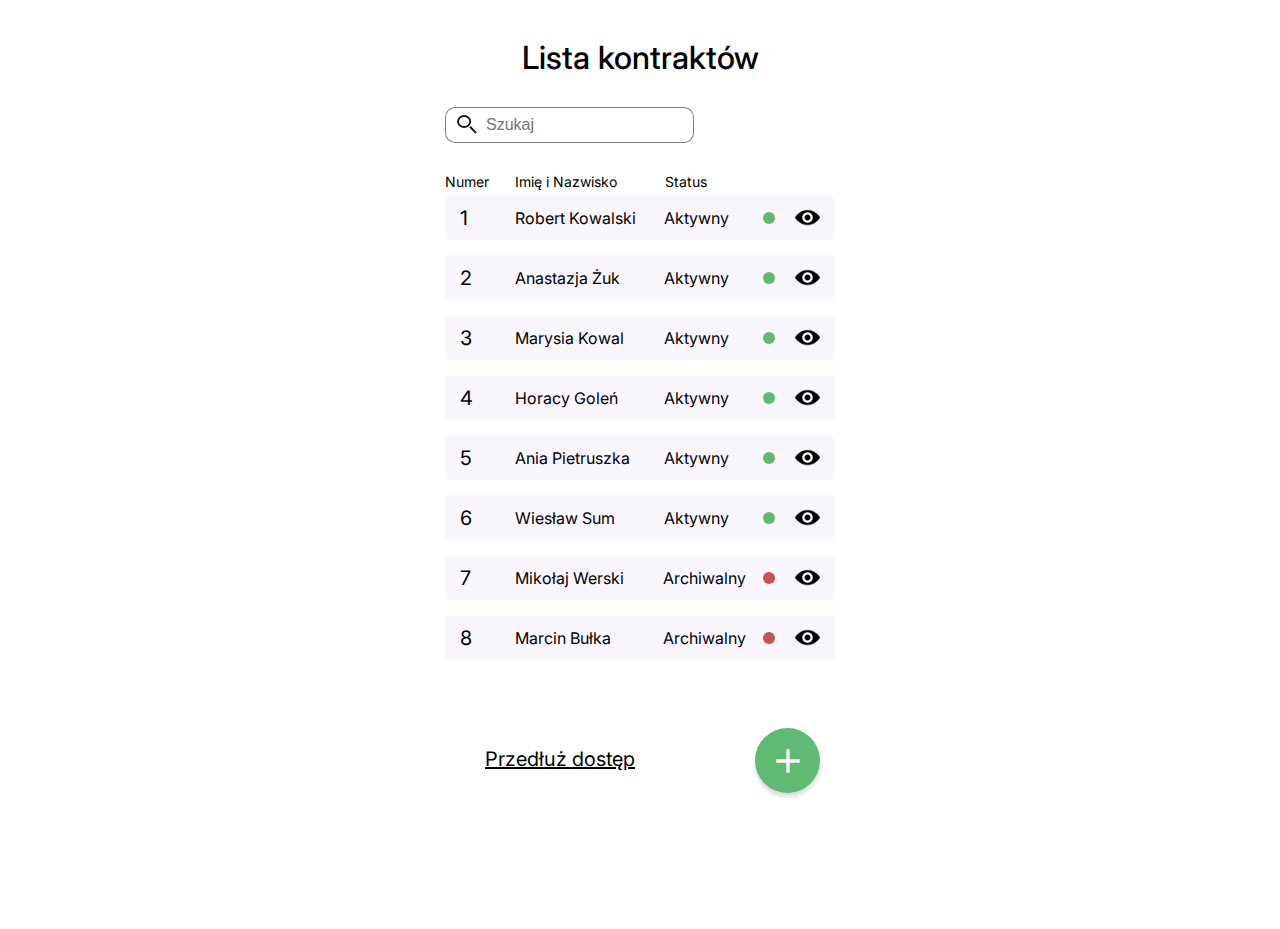
<file: index.html>
<html lang="pl">
  <head>
    <meta charset="UTF-8" />
    <meta name="viewport" content="width=device-width, initial-scale=1.0" />
    <meta http-equiv="X-UA-Compatible" content="ie=edge" />

    <title>Zarządzanie produktem</title>
    <meta name="description" content="Super stronka na zarządzanie" />
    <meta name="author" content="Grupa " />
    <link
      href="https://fonts.googleapis.com/css?family=Inter&display=swap"
      rel="stylesheet"
    />

    <link rel="stylesheet" href="styles.css" />
  </head>

  <body>
    <div class="wrapper">
      <div class="main">
        <h1>Lista kontraktów</h1>

        <div class="content">
          <div class="search">
            <label>
              <span class="icon icon--search"></span>
              <input type="text" placeholder="Szukaj" class="search" />
            </label>
          </div>

          <div class="contracts-list">
            <div class="contracts-list-header">
              <div class="list-item-number">Numer</div>
              <div class="list-item-name">Imię i Nazwisko</div>
              <div class="list-item-status">Status</div>
            </div>
            <div class="contracts-list-content">
              <div class="list-item">
                <div class="list-item-number">1</div>
                <div class="list-item-name">Robert Kowalski</div>
                <div class="list-item-status">Aktywny</div>
                <div class="list-item-archived">
                  <span class="circle circle--green"></span>
                </div>
                <div class="list-item-action">
                  <a href="contract.html"
                    ><span class="icon icon--eye"></span
                  ></a>
                </div>
              </div>
              <div class="list-item">
                <div class="list-item-number">2</div>
                <div class="list-item-name">Anastazja Żuk</div>
                <div class="list-item-status">Aktywny</div>
                <div class="list-item-archived">
                  <span class="circle circle--green"></span>
                </div>
                <div class="list-item-action">
                  <a href="contract.html"
                    ><span class="icon icon--eye"></span
                  ></a>
                </div>
              </div>
              <div class="list-item">
                <div class="list-item-number">3</div>
                <div class="list-item-name">Marysia Kowal</div>
                <div class="list-item-status">Aktywny</div>
                <div class="list-item-archived">
                  <span class="circle circle--green"></span>
                </div>
                <div class="list-item-action">
                  <a href="contract.html"
                    ><span class="icon icon--eye"></span
                  ></a>
                </div>
              </div>
              <div class="list-item">
                <div class="list-item-number">4</div>
                <div class="list-item-name">Horacy Goleń</div>
                <div class="list-item-status">Aktywny</div>
                <div class="list-item-archived">
                  <span class="circle circle--green"></span>
                </div>
                <div class="list-item-action">
                  <a href="contract.html"
                    ><span class="icon icon--eye"></span
                  ></a>
                </div>
              </div>
              <div class="list-item">
                <div class="list-item-number">5</div>
                <div class="list-item-name">Ania Pietruszka</div>
                <div class="list-item-status">Aktywny</div>
                <div class="list-item-archived">
                  <span class="circle circle--green"></span>
                </div>
                <div class="list-item-action">
                  <a href="contract.html"
                    ><span class="icon icon--eye"></span
                  ></a>
                </div>
              </div>
              <div class="list-item">
                <div class="list-item-number">6</div>
                <div class="list-item-name">Wiesław Sum</div>
                <div class="list-item-status">Aktywny</div>
                <div class="list-item-archived">
                  <span class="circle circle--green"></span>
                </div>
                <div class="list-item-action">
                  <a href="contract.html"
                    ><span class="icon icon--eye"></span
                  ></a>
                </div>
              </div>
              <div class="list-item">
                <div class="list-item-number">7</div>
                <div class="list-item-name">Mikołaj Werski</div>
                <div class="list-item-status">Archiwalny</div>
                <div class="list-item-archived">
                  <span class="circle circle--red"></span>
                </div>
                <div class="list-item-action">
                  <a href="contract.html"
                    ><span class="icon icon--eye"></span
                  ></a>
                </div>
              </div>
              <div class="list-item">
                <div class="list-item-number">8</div>
                <div class="list-item-name">Marcin Bułka</div>
                <div class="list-item-status">Archiwalny</div>
                <div class="list-item-archived">
                  <span class="circle circle--red"></span>
                </div>
                <div class="list-item-action">
                  <a href="contract.html"
                    ><span class="icon icon--eye"></span
                  ></a>
                </div>
              </div>
            </div>
          </div>
          <temp-container>
            <div class="przedluz">
              <a href="platnosc.html">Przedłuż dostęp</a>
            </div>
            <div>
              <a href="add.html" class="floating-btn"
                ><span class="icon icon--add"></span
              ></a>
            </div>
          </temp-container>
        </div>
      </div>
    </div>
  </body>
</html>
</file>
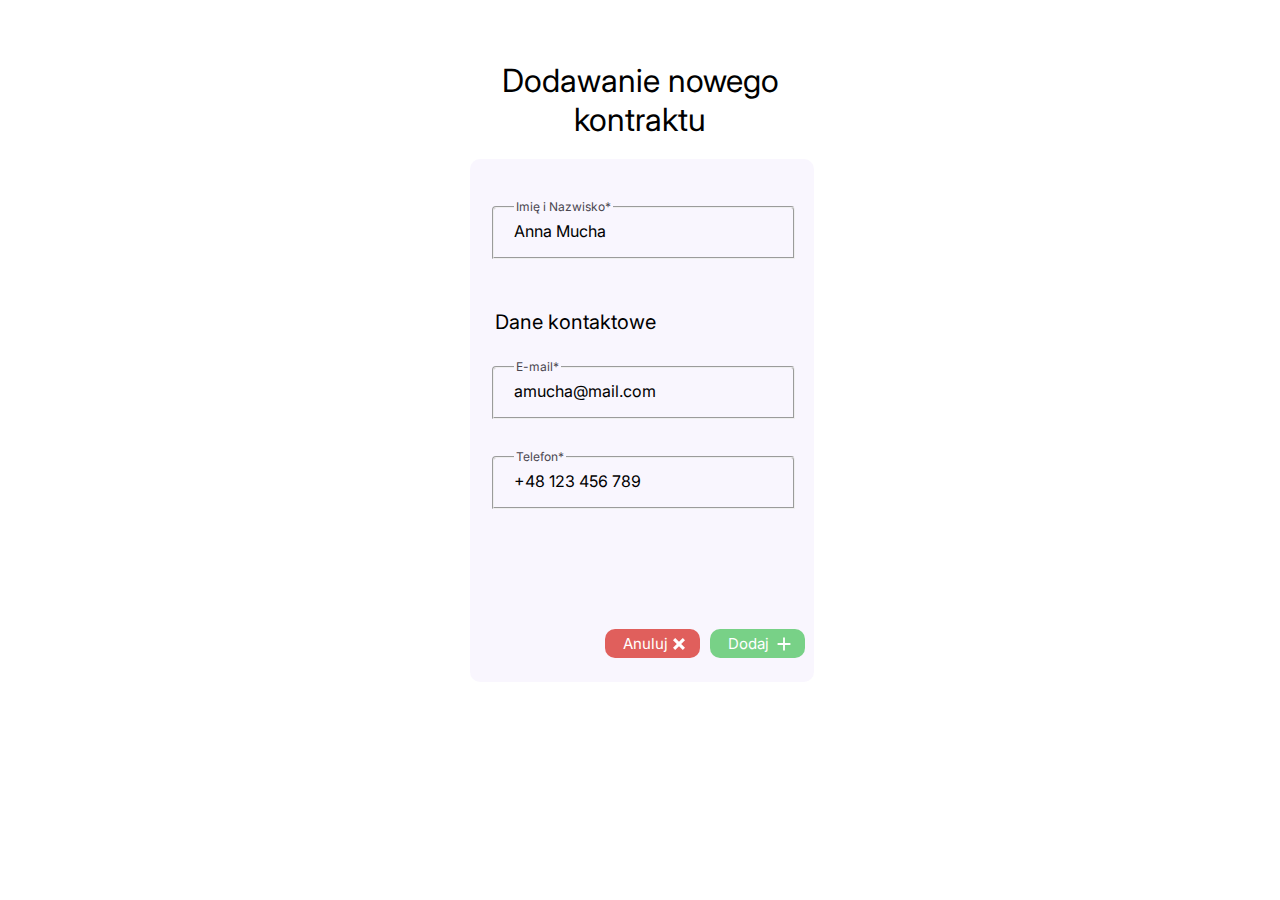
<file: add.html>
<html lang="pl">
  <head>
    <meta charset="UTF-8" />
    <meta name="viewport" content="width=device-width, initial-scale=1.0" />
    <meta http-equiv="X-UA-Compatible" content="ie=edge" />

    <title>Zarządzanie produktem</title>
    <meta name="description" content="Super stronka na zarządzanie" />
    <meta name="author" content="Grupa " />
    <link
      href="https://fonts.googleapis.com/css?family=Inter&display=swap"
      rel="stylesheet"
    />

    <link rel="stylesheet" href="styles.css" />
  </head>

  <body>
    <div class="wrapper">
      <div class="contract-details-add">
        <section class="contract-detail-main-part">
          <h1 class="contract-add-title">Dodawanie nowego kontraktu</h1>
          <div class="content"></div>
        </section>
        <section class="body-part-add">
          <fieldset class="name-credentials">
            <legend class="imieINazwisko">Imię i Nazwisko*</legend>
            <div class="contract-name">Anna Mucha</div>
          </fieldset>

          <h2 class="dane-kontaktowe-title">Dane kontaktowe</h2>
          <fieldset class="email-credentials">
            <legend class="Telefon">E-mail*</legend>
            <div class="contract-name">amucha@mail.com</div>
          </fieldset>
          <fieldset class="phone-credentials">
            <legend class="Telefon">Telefon*</legend>
            <div class="contract-name">+48 123 456 789</div>
          </fieldset>
          <button class="delete-btn" onclick="location.href='index.html'">
            <span class="usun-text">Anuluj</span>
          </button>
          <span class="x-icon"></span>
          <button class="add-contract-btn" onclick="location.href='edit.html'">
            <span class="usun-text">Dodaj</span>
          </button>
          <span class="add-contract-icon"></span>
        </section>
      </div>
    </div>
  </body>
</html>
</file>
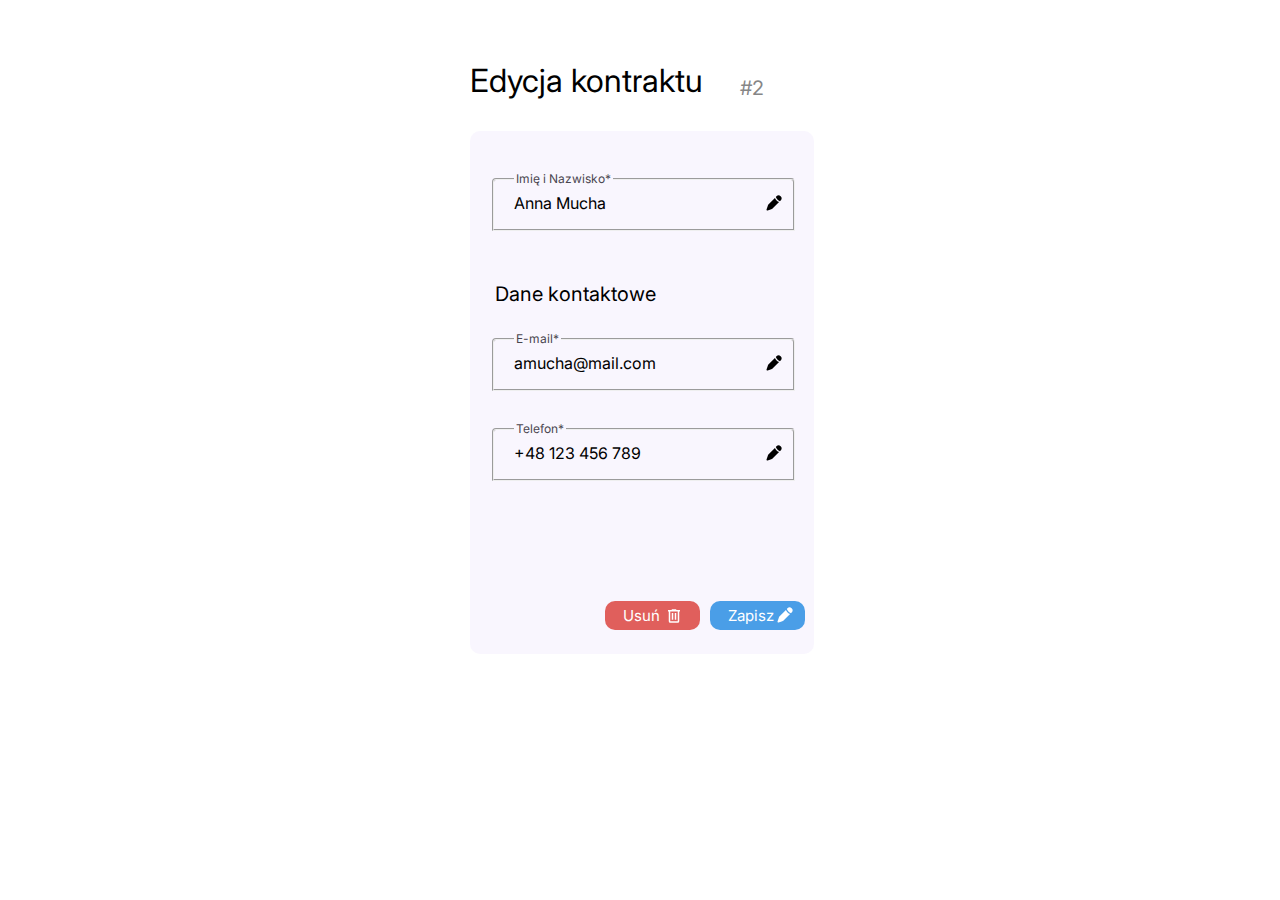
<file: edit.html>
<html lang="pl">
  <head>
    <meta charset="UTF-8" />
    <meta name="viewport" content="width=device-width, initial-scale=1.0" />
    <meta http-equiv="X-UA-Compatible" content="ie=edge" />

    <title>Zarządzanie produktem</title>
    <meta name="description" content="Super stronka na zarządzanie" />
    <meta name="author" content="Grupa " />
    <link
      href="https://fonts.googleapis.com/css?family=Inter&display=swap"
      rel="stylesheet"
    />

    <link rel="stylesheet" href="styles.css" />
  </head>

  <body>
    <div class="wrapper">
      <div class="contract-details">
        <section class="contract-detail-main-part">
          <h1 class="contract-title-edit">Edycja kontraktu</h1>
          <span class="contract-number-edit">#2</span>
          <div class="content"></div>
        </section>
        <section class="body-part">
          <fieldset class="name-credentials">
            <legend class="imieINazwisko">Imię i Nazwisko*</legend>
            <div class="contract-name">
              Anna Mucha
              <span class="pen-icon-black"></span>
            </div>
          </fieldset>

          <h2 class="dane-kontaktowe-title">Dane kontaktowe</h2>
          <fieldset class="email-credentials">
            <legend class="Telefon">E-mail*</legend>
            <div class="contract-name">
              amucha@mail.com<span class="pen-icon-black"></span>
            </div>
          </fieldset>
          <fieldset class="phone-credentials">
            <legend class="Telefon">Telefon*</legend>
            <div class="contract-name">
              +48 123 456 789<span class="pen-icon-black"></span>
            </div>
          </fieldset>
          <button class="delete-btn" onclick="location.href='index.html'">
            <span class="usun-text">Usuń</span>
          </button>
          <span class="trash-icon"></span>
          <button class="edit-btn" onclick="location.href='index.html'">
            <span class="usun-text">Zapisz</span>
          </button>
          <span class="pen-icon"></span>
        </section>
      </div>
    </div>
  </body>
</html>
</file>
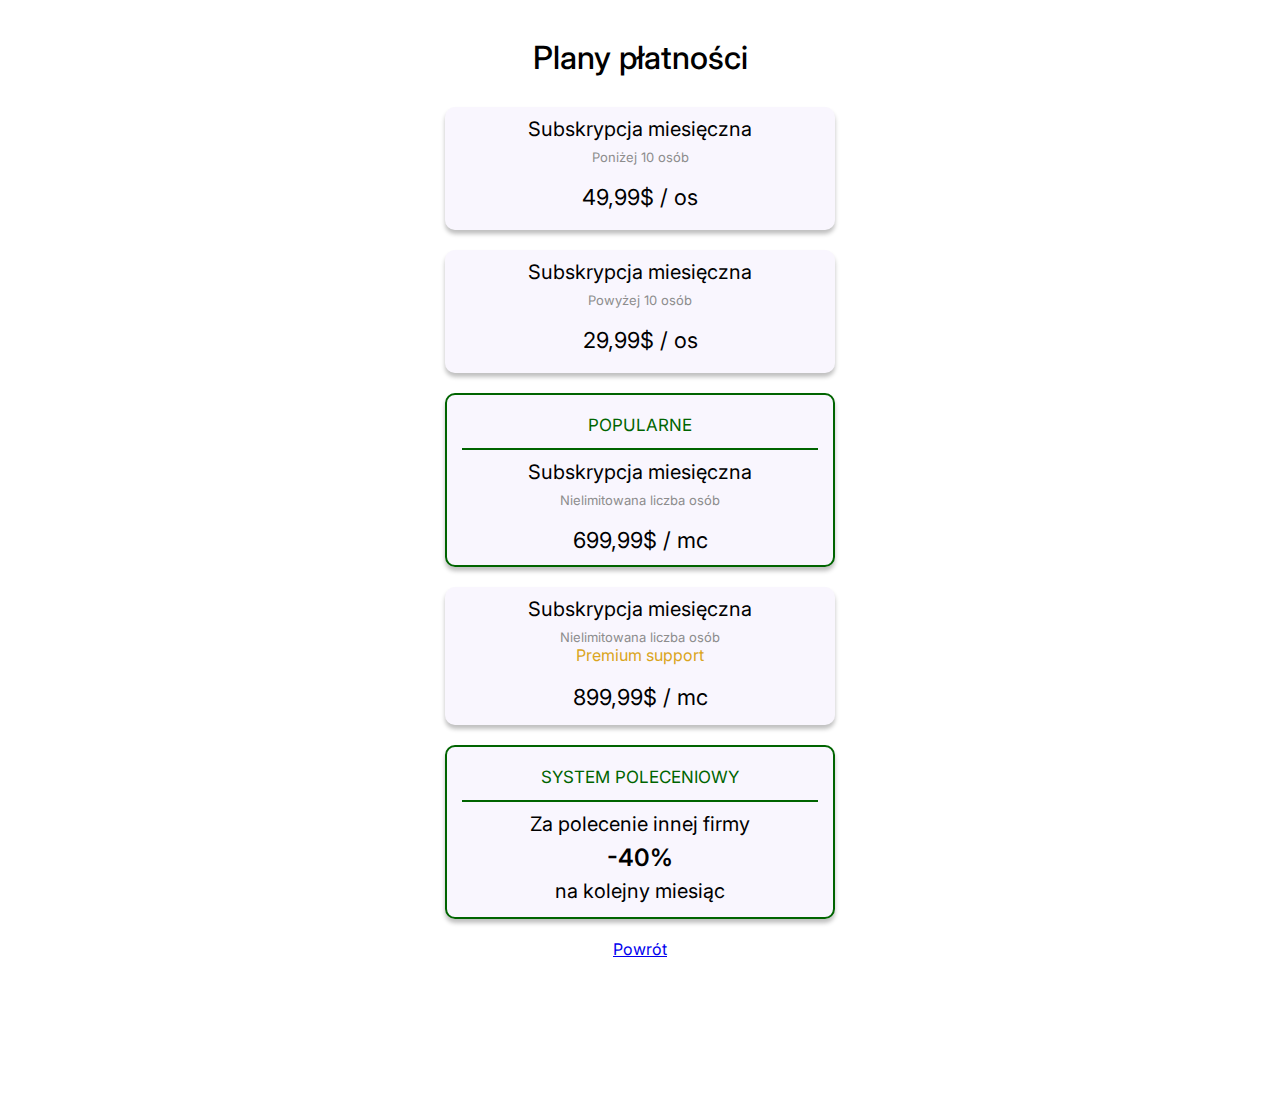
<file: platnosc.html>
<html lang="pl">
  <head>
    <meta charset="UTF-8" />
    <meta name="viewport" content="width=device-width, initial-scale=1.0" />
    <meta http-equiv="X-UA-Compatible" content="ie=edge" />

    <title>Zarządzanie produktem</title>
    <meta name="description" content="Super stronka na zarządzanie" />
    <meta name="author" content="Grupa " />
    <link
      href="https://fonts.googleapis.com/css?family=Inter&display=swap"
      rel="stylesheet"
    />

    <link rel="stylesheet" href="styles.css" />
  </head>

  <body>
    <div class="wrapper">
      <div class="main">
        <h1>Plany płatności</h1>
        <div class="content">
          <div class="contracts-list">
            <div class="payments-list-content">
              <div class="payment-item">
                <div class="payment-title">Subskrypcja miesięczna</div>
                <div class="payment-people">Poniżej 10 osób</div>
                <div class="payment-payment">49,99$ / os</div>
              </div>
              <div class="payment-item">
                <div class="payment-title">Subskrypcja miesięczna</div>
                <div class="payment-people">Powyżej 10 osób</div>
                <div class="payment-payment">29,99$ / os</div>
              </div>
              <div class="payment-item-popular">
                <span class="upper-popular"><div>POPULARNE</div></span>
                <div class="popular">
                  <div class="payment-title">Subskrypcja miesięczna</div>
                  <div class="payment-people">Nielimitowana liczba osób</div>
                  <div class="payment-payment">699,99$ / mc</div>
                </div>
              </div>
              <div class="payment-item-premium">
                <div class="payment-title">Subskrypcja miesięczna</div>
                <div class="payment-people-premium">
                  Nielimitowana liczba osób
                </div>
                <div class="premium">Premium support</div>
                <div class="payment-payment">899,99$ / mc</div>
              </div>
              <div class="payment-item-popular">
                <span class="upper-popular"><div>SYSTEM POLECENIOWY</div></span>
                <div class="popular">
                  <div class="payment-title">Za polecenie innej firmy</div>
                  <div class="procent">-40%</div>
                  <div class="payment-title">na kolejny miesiąc</div>
                </div>
              </div>
            </div>
          </div>
        </div>
        <div class="powrot"><a href="index.html" class="powrot">Powrót</a></div>
    </div>
  </body>
</html>
</file>
<file: styles.css>
html,
body {
  font-family: "Inter", sans-serif;
}

.wrapper {
  max-width: 390px;
  margin: 0 auto;
}

.main {
  padding: 30px 0;
}

@media screen and (min-width: 768px) {
  .main {
    padding: 30px 0 150px;
    position: relative;
  }
}

.main h1 {
  font-size: 2rem;
  margin-top: 0;
  margin-bottom: 30px;
  font-weight: 500;
  text-align: center;
}

.search {
  position: relative;
}

.search input {
  border: 1px solid rgba(0, 0, 0, 0.5);
  border-radius: 10px;
  padding: 8px 0 8px 40px;
  color: #000000;
  font-size: 1rem;
}

.icon {
  display: inline-block;
  background-repeat: no-repeat;
  background-size: contain;
  width: 20px;
  height: 20px;
}

.icon--eye {
  width: 25px;
  height: 25px;
  background-image: url("./images/icon_eye.png");
}

.icon--add {
  width: 40px;
  height: 40px;
  background-image: url("./images/icon_add.svg");
}

.icon--search {
  position: absolute;
  z-index: 2;
  top: 50%;
  transform: translateY(-50%);
  left: 12px;
  background-image: url("./images/icon_search.svg");
}

.contracts-list {
  margin-top: 30px;
}

.contracts-list .contracts-list-header {
  display: flex;
  column-gap: 20px;
  font-size: 14px;
  margin-bottom: 5px;
}

.contracts-list .list-item {
  display: flex;
  column-gap: 20px;
  padding: 10px 15px;
  background-color: rgba(223, 210, 250, 0.2);
  border-radius: 5px;
  margin-bottom: 15px;
}

.contracts-list .list-item > div {
  display: flex;
  align-items: center;
}

.contracts-list .list-item .list-item-number {
  font-size: 20px;
  width: 35px;
}

.contracts-list .list-item-number {
  width: 50px;
}

.contracts-list .list-item-name {
  width: 130px;
}

.contracts-list .list-item-status {
  width: 80px;
}

.contracts-list .list-item-archived {
  width: 12px;
}

.contracts-list .list-item-action {
  width: 25px;
}

.circle {
  display: block;
  width: 12px;
  height: 12px;
  background-color: #5fbb73;
  border-radius: 100%;
}

.circle--green {
  background-color: #5fbb73;
}

.circle--red {
  background-color: #c95151;
}

.floating-btn {
  background: #5fbb73;
  box-shadow: 0 4px 4px rgba(0, 0, 0, 0.15);
  border: none;
  border-radius: 100%;
  width: 65px;
  height: 65px;
  position: absolute;
  right: 15px;
  top: 720px;
  display: flex;
  justify-content: center;
  align-items: center;
}

.contract-details {
  position: relative;
  width: 390px;
  height: 642px;

  background: #ffffff;
}

.contract-title {
  position: absolute;
  width: 128px;
  height: 39px;
  left: 25px;
  top: 32px;

  font-family: "Inter";
  font-style: normal;
  font-weight: 400;
  font-size: 32px;
  line-height: 39px;
  /* identical to box height */

  color: #000000;
}

.contract-number {
  position: absolute;
  width: 25px;
  height: 24px;
  left: 170px;
  top: 68px;

  font-family: "Inter";
  font-style: normal;
  font-weight: 400;
  font-size: 20px;
  line-height: 24px;

  color: #868686;
}

.body-part {
  position: absolute;
  width: 344px;
  height: 523px;
  left: 25px;
  top: 97px;

  /* Bg-violet */

  background: rgba(223, 210, 250, 0.2);
  border-radius: 10px;
  margin-top: 26px;
}

.name-credentials {
  display: flex;
  flex-direction: column;
  align-items: flex-start;
  padding: 0px;

  position: absolute;
  width: 299px;
  height: 56px;
  left: 20px;
  top: 40px;
  font-size: 16px;

  border-radius: 4px 4px 0px 0px;
  align-items: left;
  margin-bottom: 40px;
}

.imieINazwisko {
  width: 95px;
  height: 16px;
  margin-top: 20px;
  margin-left: 20px;

  font-family: "Inter";
  font-style: normal;
  font-weight: 400;
  font-size: 12px;
  line-height: 16px;
  color: #49454f;
}

.contract-name {
  line-height: 33px;
  margin-left: 20px;
}

.dane-kontaktowe-title {
  position: absolute;
  width: 165px;
  height: 24px;
  left: 25px;
  top: 134px;

  font-family: "Inter";
  font-style: normal;
  font-weight: 400;
  font-size: 20px;
  line-height: 24px;

  color: #000000;
}

.email-credentials {
  display: flex;
  flex-direction: column;
  align-items: flex-start;
  padding: 0px;

  position: absolute;
  width: 299px;
  height: 56px;
  left: 20px;
  top: 200px;
  font-size: 16px;
  font-weight: 400;

  border-radius: 4px 4px 0px 0px;
  align-items: left;
  margin-bottom: 40px;
}

.phone-credentials {
  display: flex;
  flex-direction: column;
  align-items: flex-start;
  padding: 0px;

  position: absolute;
  width: 299px;
  height: 56px;
  left: 20px;
  top: 290px;
  font-size: 16px;

  border-radius: 4px 4px 0px 0px;
  align-items: left;
  margin-bottom: 40px;
}

.telefon {
  margin-left: 20px;
  font-family: "Inter";
  font-style: normal;
  font-weight: 400;
  font-size: 12px;
  line-height: 16px;
  color: #49454f;
}

.delete-btn {
  position: absolute;
  width: 95px;
  height: 29px;
  left: 135px;
  top: 470px;

  background: #e05f5c;
  border-radius: 10px;
  font-family: "Inter";
  font-style: normal;
  font-weight: 400;
  font-size: 14px;
  line-height: 18px;
  display: flex;
  align-items: center;
  text-align: center;
  border-color: transparent;
  color: #ffffff;
}

.trash-icon {
  position: absolute;
  width: 18px;
  height: 18px;
  left: 195px;
  top: 476px;
  background-image: url("./images/trashcan.svg");
}

.edit-btn {
  position: absolute;
  width: 95px;
  height: 29px;
  left: 240px;
  top: 470px;

  background: #4a9ee7;
  border-radius: 10px;
  font-family: "Inter";
  font-style: normal;
  font-weight: 400;

  line-height: 18px;
  display: flex;
  align-items: center;
  text-align: center;
  border-color: transparent;
  color: #ffffff;
}

.usun-text {
  font-size: 15px;
  margin-left: 10px;
}

.pen-icon {
  position: absolute;
  width: 18px;
  height: 18px;
  left: 306px;
  top: 475px;
  background-image: url("./images/icon_pen.svg");
}

button:hover {
  cursor: pointer;
}

.pen-icon-black {
  position: absolute;
  right: 10px;
  margin-top: 7px;
  width: 18px;
  height: 18px;
  background-image: url("./images/icon_pen_black.svg");
}

.tick-icon {
  position: absolute;
  width: 18px;
  height: 18px;
  left: 195px;
  top: 476px;
  background-image: url("./images/icon_tick.svg");
}

.contract-add-title {
  position: absolute;
  width: 300px;
  height: 78px;
  left: 45px;
  top: 32px;
  text-align: center;
  font-family: "Inter";
  font-style: normal;
  font-weight: 400;
  font-size: 32px;
  line-height: 39px;
  /* identical to box height */

  color: #000000;
}

.contract-details-add {
  position: relative;
  width: 390px;
  height: 642px;
  background: #ffffff;
}

.body-part-add {
  position: absolute;
  width: 344px;
  height: 523px;
  left: 25px;
  top: 125px;

  /* Bg-violet */

  background: rgba(223, 210, 250, 0.2);
  border-radius: 10px;
  margin-top: 26px;
}

.x-icon {
  position: absolute;
  width: 18px;
  height: 18px;
  left: 200px;
  top: 476px;
  background-image: url("./images/x_icon.svg");
}

.add-contract-btn {
  position: absolute;
  width: 95px;
  height: 29px;
  left: 240px;
  top: 470px;

  background: #78d187;
  border-radius: 10px;
  font-family: "Inter";
  font-style: normal;
  font-weight: 400;

  line-height: 18px;
  display: flex;
  align-items: center;
  text-align: center;
  border-color: transparent;
  color: #ffffff;
}

.add-contract-icon {
  position: absolute;
  width: 22px;
  height: 22px;
  left: 303px;
  top: 474px;
  background-image: url("./images/icon_add_btn.svg");
}

.contract-title-edit {
  position: absolute;
  width: 260px;
  height: 39px;
  left: 25px;
  top: 32px;

  font-family: "Inter";
  font-style: normal;
  font-weight: 400;
  font-size: 32px;
  line-height: 39px;
  /* identical to box height */

  color: #000000;
}

.contract-number-edit {
  position: absolute;
  width: 25px;
  height: 24px;
  right: 70px;
  top: 68px;

  font-family: "Inter";
  font-style: normal;
  font-weight: 400;
  font-size: 20px;
  line-height: 24px;

  color: #868686;
}
.przedluz {
  font-family: "Inter";
  font-style: normal;
  font-weight: 400;
  font-size: 20px;
  padding-top: 72px;
  width: 200px;
  margin-left: 40px;
  text-decoration: underline;
  color: #000000;
}

.przedluz > a:link {
  color: #000000;
}

.przedluz > a:link:hover {
  color: goldenrod;
}

.przedluz > a:visited {
  color: #000000;
}

.temp-container {
  display: flex;
}

.contracts-list .payment-item {
  display: flex;
  column-gap: 20px;
  padding: 10px 15px;
  background-color: rgba(223, 210, 250, 0.2);
  border-radius: 5px;
  margin-bottom: 20px;
  flex-direction: column;
  box-shadow: 0px 4px 4px rgba(0, 0, 0, 0.25);
  border-radius: 10px;
  height: 103px;
}

.contracts-list .payment-item-premium {
  display: flex;
  column-gap: 20px;
  padding: 10px 15px;
  background-color: rgba(223, 210, 250, 0.2);
  border-radius: 5px;
  margin-bottom: 20px;
  flex-direction: column;
  box-shadow: 0px 4px 4px rgba(0, 0, 0, 0.25);
  border-radius: 10px;
  height: 118px;
}

.contracts-list .payment-item-popular {
  display: flex;
  column-gap: 20px;
  padding: 10px 15px;
  background-color: rgba(223, 210, 250, 0.2);
  border-radius: 5px;
  margin-bottom: 20px;
  flex-direction: column;
  box-shadow: 0px 4px 4px rgba(0, 0, 0, 0.25);
  border-radius: 10px;
  height: 150px;
  border: darkgreen solid 2px;
}

.contracts-list .payment-item > div {
  display: flex;
  flex-direction: column;
  align-items: center;
}

.contracts-list .payment-item-premium > div {
  display: flex;
  flex-direction: column;
  align-items: center;
}

.contracts-list .payment-item-popular > div {
  display: flex;
  flex-direction: column;
  align-items: center;
  margin-top: 10px;
}

.contracts-list .payment-item-popular > span {
  display: flex;
  flex-direction: column;
  align-items: center;
}

.contracts-list .payment-item > .bottom-popular {
  display: flex;
  flex-direction: column;
  align-items: center;
}

.contracts-list .payment-item-popular > .bottom-popular {
  display: flex;
  flex-direction: column;
  align-items: center;
}

.popular {
  height: 150px;
}

.payment-title {
  font-family: "Inter";
  font-style: normal;
  font-weight: 400;
  font-size: 20px;
  line-height: 24px;
}

.payment-people {
  font-family: "Inter";
  font-style: normal;
  font-weight: 400;
  font-size: 13px;
  line-height: 16px;
  color: #8d8d8d;
  margin-top: 8px;
}

.payment-payment {
  font-family: "Inter";
  font-style: normal;
  font-weight: 400;
  font-size: 22px;
  line-height: 24px;
  margin-top: 20px;
  color: #000000;
}

.upper-popular {
  padding: 10px;
  padding-bottom: 13px;
  border-bottom: darkgreen 2px solid;
  color: darkgreen;
  font-size: 17px;
}

.procent {
  font-weight: 600;
  font-size: 24px;
  margin: 7px;
}

.premium {
  color: goldenrod;
}

.payment-people-premium {
  font-family: "Inter";
  font-style: normal;
  font-weight: 400;
  font-size: 13px;
  line-height: 16px;
  color: #8d8d8d;
  margin-top: 8px;
}

.powrot {
  text-align: center;
  align-items: center;
}

.powrot > a:link {
  text-align: center;
}

.powrot > a:visited {
  color: #000000;
}
</file>
